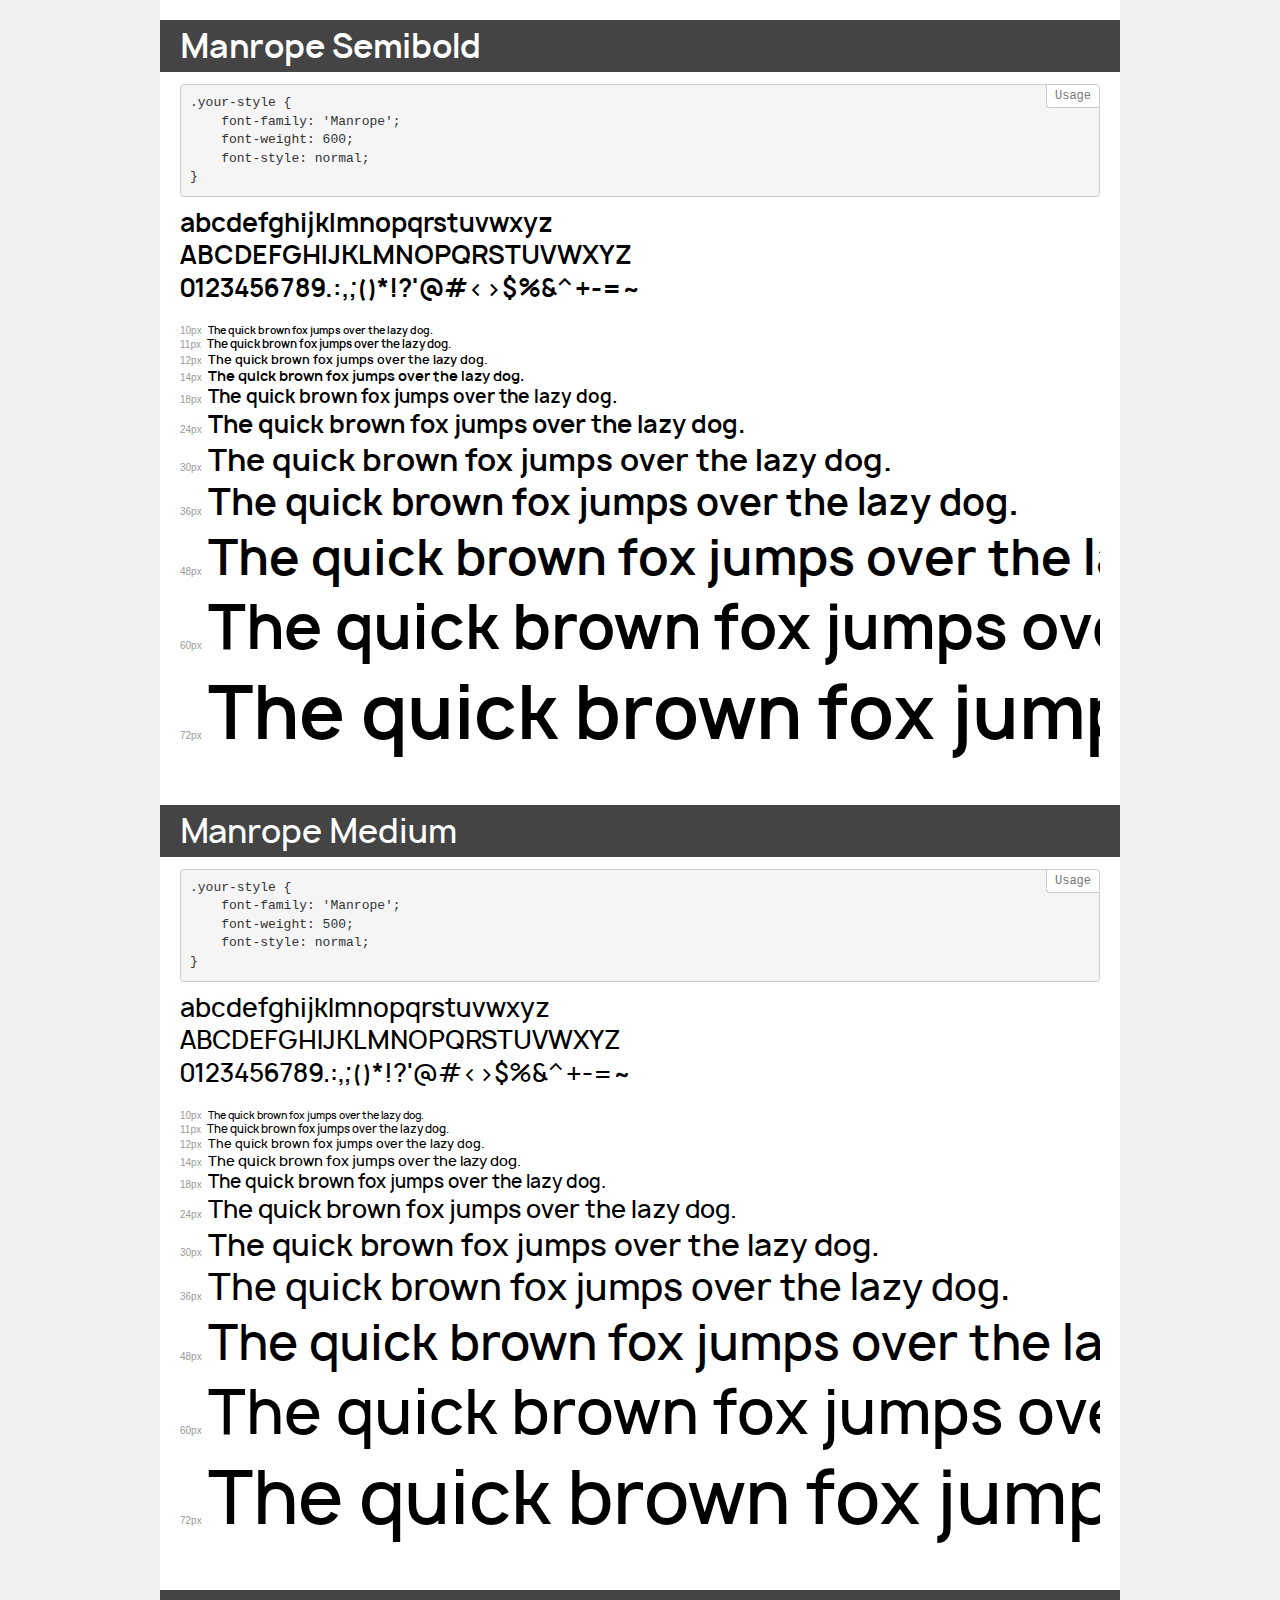
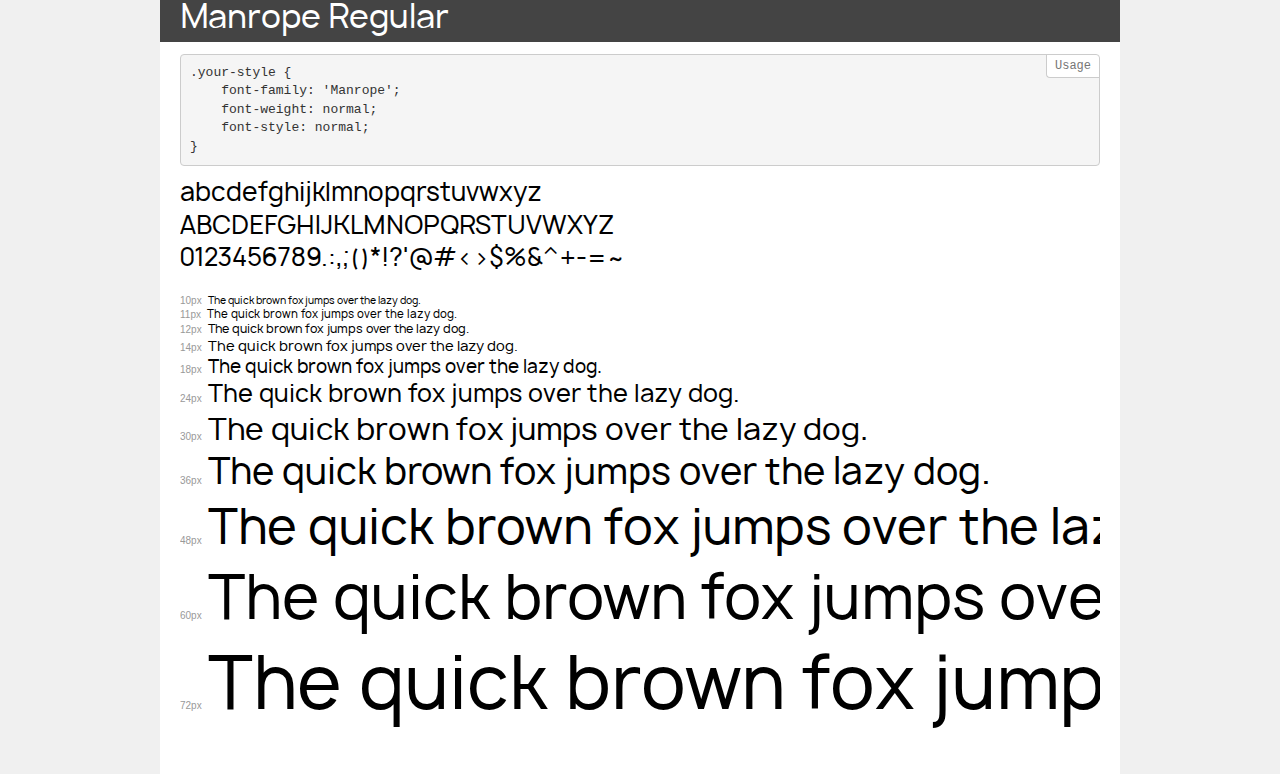
<file: fonts/demo.html>
<!DOCTYPE html>
<html lang="en">
<head>
    <meta charset="utf-8">
    <meta http-equiv="X-UA-Compatible" content="IE=edge">
    <meta name="viewport" content="width=device-width, initial-scale=1">
    <meta name="robots" content="noindex, noarchive">
    <meta name="format-detection" content="telephone=no">
    <title>Transfonter demo</title>
    <link href="stylesheet.css" rel="stylesheet">
    <style>
        /*
        http://meyerweb.com/eric/tools/css/reset/
        v2.0 | 20110126
        License: none (public domain)
        */
        html, body, div, span, applet, object, iframe,
        h1, h2, h3, h4, h5, h6, p, blockquote, pre,
        a, abbr, acronym, address, big, cite, code,
        del, dfn, em, img, ins, kbd, q, s, samp,
        small, strike, strong, sub, sup, tt, var,
        b, u, i, center,
        dl, dt, dd, ol, ul, li,
        fieldset, form, label, legend,
        table, caption, tbody, tfoot, thead, tr, th, td,
        article, aside, canvas, details, embed,
        figure, figcaption, footer, header, hgroup,
        menu, nav, output, ruby, section, summary,
        time, mark, audio, video {
            margin: 0;
            padding: 0;
            border: 0;
            font-size: 100%;
            font: inherit;
            vertical-align: baseline;
        }
        /* HTML5 display-role reset for older browsers */
        article, aside, details, figcaption, figure,
        footer, header, hgroup, menu, nav, section {
            display: block;
        }
        body {
            line-height: 1;
        }
        ol, ul {
            list-style: none;
        }
        blockquote, q {
            quotes: none;
        }
        blockquote:before, blockquote:after,
        q:before, q:after {
            content: '';
            content: none;
        }
        table {
            border-collapse: collapse;
            border-spacing: 0;
        }
        /* demo styles */
        body {
            background: #f0f0f0;
            color: #000;
        }
        .page {
            background: #fff;
            width: 920px;
            margin: 0 auto;
            padding: 20px 20px 0 20px;
            overflow: hidden;
        }
        .font-container {
            overflow-x: auto;
            overflow-y: hidden;
            margin-bottom: 40px;
            line-height: 1.3;
            white-space: nowrap;
            padding-bottom: 5px;
        }
        h1 {
            position: relative;
            background: #444;
            font-size: 32px;
            color: #fff;
            padding: 10px 20px;
            margin: 0 -20px 12px -20px;
        }
        .letters {
            font-size: 25px;
            margin-bottom: 20px;
        }
        .s10:before {
            content: '10px';
        }
        .s11:before {
            content: '11px';
        }
        .s12:before {
            content: '12px';
        }
        .s14:before {
            content: '14px';
        }
        .s18:before {
            content: '18px';
        }
        .s24:before {
            content: '24px';
        }
        .s30:before {
            content: '30px';
        }
        .s36:before {
            content: '36px';
        }
        .s48:before {
            content: '48px';
        }
        .s60:before {
            content: '60px';
        }
        .s72:before {
            content: '72px';
        }
        .s10:before, .s11:before, .s12:before, .s14:before,
        .s18:before, .s24:before, .s30:before, .s36:before,
        .s48:before, .s60:before, .s72:before {
            font-family: Arial, sans-serif;
            font-size: 10px;
            font-weight: normal;
            font-style: normal;
            color: #999;
            padding-right: 6px;
        }
        pre {
            display: block;
            position: relative;
            padding: 9px;
            margin: 0 0 10px;
            font-family: Monaco, Menlo, Consolas, "Courier New", monospace;
            font-size: 13px;
            line-height: 1.428571429;
            color: #333;
            font-weight: normal;
            font-style: normal;
            background-color: #f5f5f5;
            border: 1px solid #ccc;
            overflow-x: auto;
            border-radius: 4px;
        }
        pre:after {
            display: block;
            position: absolute;
            right: 0;
            top: 0;
            content: 'Usage';
            line-height: 1;
            padding: 5px 8px;
            font-size: 12px;
            color: #767676;
            background-color: #fff;
            border: 1px solid #ccc;
            border-right: none;
            border-top: none;
            border-radius: 0 4px 0 4px;
            z-index: 10;
        }
        /* responsive */
        @media (max-width: 959px) {
            .page {
                width: auto;
                margin: 0;
            }
        }
    </style>
</head>
<body>
<div class="page">
    <div class="demo">
        <h1 style="font-family: 'Manrope'; font-weight: 600; font-style: normal;">Manrope Semibold</h1>
        <pre>.your-style {
    font-family: 'Manrope';
    font-weight: 600;
    font-style: normal;
}</pre>
        <div class="font-container" style="font-family: 'Manrope'; font-weight: 600; font-style: normal;">
            <p class="letters">
                abcdefghijklmnopqrstuvwxyz<br>
ABCDEFGHIJKLMNOPQRSTUVWXYZ<br>
                0123456789.:,;()*!?'@#<>$%&^+-=~
            </p>
            <p class="s10" style="font-size: 10px;">The quick brown fox jumps over the lazy dog.</p>
            <p class="s11" style="font-size: 11px;">The quick brown fox jumps over the lazy dog.</p>
            <p class="s12" style="font-size: 12px;">The quick brown fox jumps over the lazy dog.</p>
            <p class="s14" style="font-size: 14px;">The quick brown fox jumps over the lazy dog.</p>
            <p class="s18" style="font-size: 18px;">The quick brown fox jumps over the lazy dog.</p>
            <p class="s24" style="font-size: 24px;">The quick brown fox jumps over the lazy dog.</p>
            <p class="s30" style="font-size: 30px;">The quick brown fox jumps over the lazy dog.</p>
            <p class="s36" style="font-size: 36px;">The quick brown fox jumps over the lazy dog.</p>
            <p class="s48" style="font-size: 48px;">The quick brown fox jumps over the lazy dog.</p>
            <p class="s60" style="font-size: 60px;">The quick brown fox jumps over the lazy dog.</p>
            <p class="s72" style="font-size: 72px;">The quick brown fox jumps over the lazy dog.</p>
        </div>
    </div>
    <div class="demo">
        <h1 style="font-family: 'Manrope'; font-weight: 500; font-style: normal;">Manrope Medium</h1>
        <pre>.your-style {
    font-family: 'Manrope';
    font-weight: 500;
    font-style: normal;
}</pre>
        <div class="font-container" style="font-family: 'Manrope'; font-weight: 500; font-style: normal;">
            <p class="letters">
                abcdefghijklmnopqrstuvwxyz<br>
ABCDEFGHIJKLMNOPQRSTUVWXYZ<br>
                0123456789.:,;()*!?'@#<>$%&^+-=~
            </p>
            <p class="s10" style="font-size: 10px;">The quick brown fox jumps over the lazy dog.</p>
            <p class="s11" style="font-size: 11px;">The quick brown fox jumps over the lazy dog.</p>
            <p class="s12" style="font-size: 12px;">The quick brown fox jumps over the lazy dog.</p>
            <p class="s14" style="font-size: 14px;">The quick brown fox jumps over the lazy dog.</p>
            <p class="s18" style="font-size: 18px;">The quick brown fox jumps over the lazy dog.</p>
            <p class="s24" style="font-size: 24px;">The quick brown fox jumps over the lazy dog.</p>
            <p class="s30" style="font-size: 30px;">The quick brown fox jumps over the lazy dog.</p>
            <p class="s36" style="font-size: 36px;">The quick brown fox jumps over the lazy dog.</p>
            <p class="s48" style="font-size: 48px;">The quick brown fox jumps over the lazy dog.</p>
            <p class="s60" style="font-size: 60px;">The quick brown fox jumps over the lazy dog.</p>
            <p class="s72" style="font-size: 72px;">The quick brown fox jumps over the lazy dog.</p>
        </div>
    </div>
    <div class="demo">
        <h1 style="font-family: 'Manrope'; font-weight: normal; font-style: normal;">Manrope Regular</h1>
        <pre>.your-style {
    font-family: 'Manrope';
    font-weight: normal;
    font-style: normal;
}</pre>
        <div class="font-container" style="font-family: 'Manrope'; font-weight: normal; font-style: normal;">
            <p class="letters">
                abcdefghijklmnopqrstuvwxyz<br>
ABCDEFGHIJKLMNOPQRSTUVWXYZ<br>
                0123456789.:,;()*!?'@#<>$%&^+-=~
            </p>
            <p class="s10" style="font-size: 10px;">The quick brown fox jumps over the lazy dog.</p>
            <p class="s11" style="font-size: 11px;">The quick brown fox jumps over the lazy dog.</p>
            <p class="s12" style="font-size: 12px;">The quick brown fox jumps over the lazy dog.</p>
            <p class="s14" style="font-size: 14px;">The quick brown fox jumps over the lazy dog.</p>
            <p class="s18" style="font-size: 18px;">The quick brown fox jumps over the lazy dog.</p>
            <p class="s24" style="font-size: 24px;">The quick brown fox jumps over the lazy dog.</p>
            <p class="s30" style="font-size: 30px;">The quick brown fox jumps over the lazy dog.</p>
            <p class="s36" style="font-size: 36px;">The quick brown fox jumps over the lazy dog.</p>
            <p class="s48" style="font-size: 48px;">The quick brown fox jumps over the lazy dog.</p>
            <p class="s60" style="font-size: 60px;">The quick brown fox jumps over the lazy dog.</p>
            <p class="s72" style="font-size: 72px;">The quick brown fox jumps over the lazy dog.</p>
        </div>
    </div>
</div>
</body>
</html>
</file>
<file: fonts/stylesheet.css>
@font-face {
    font-family: 'Manrope';
    src: url('Manrope-Semibold.woff2') format('woff2'),
        url('Manrope-Semibold.woff') format('woff');
    font-weight: 600;
    font-style: normal;
    font-display: swap;
}

@font-face {
    font-family: 'Manrope';
    src: url('Manrope-Medium.woff2') format('woff2'),
        url('Manrope-Medium.woff') format('woff');
    font-weight: 500;
    font-style: normal;
    font-display: swap;
}

@font-face {
    font-family: 'Manrope';
    src: url('Manrope-Regular.woff2') format('woff2'),
        url('Manrope-Regular.woff') format('woff');
    font-weight: normal;
    font-style: normal;
    font-display: swap;
}
</file>
